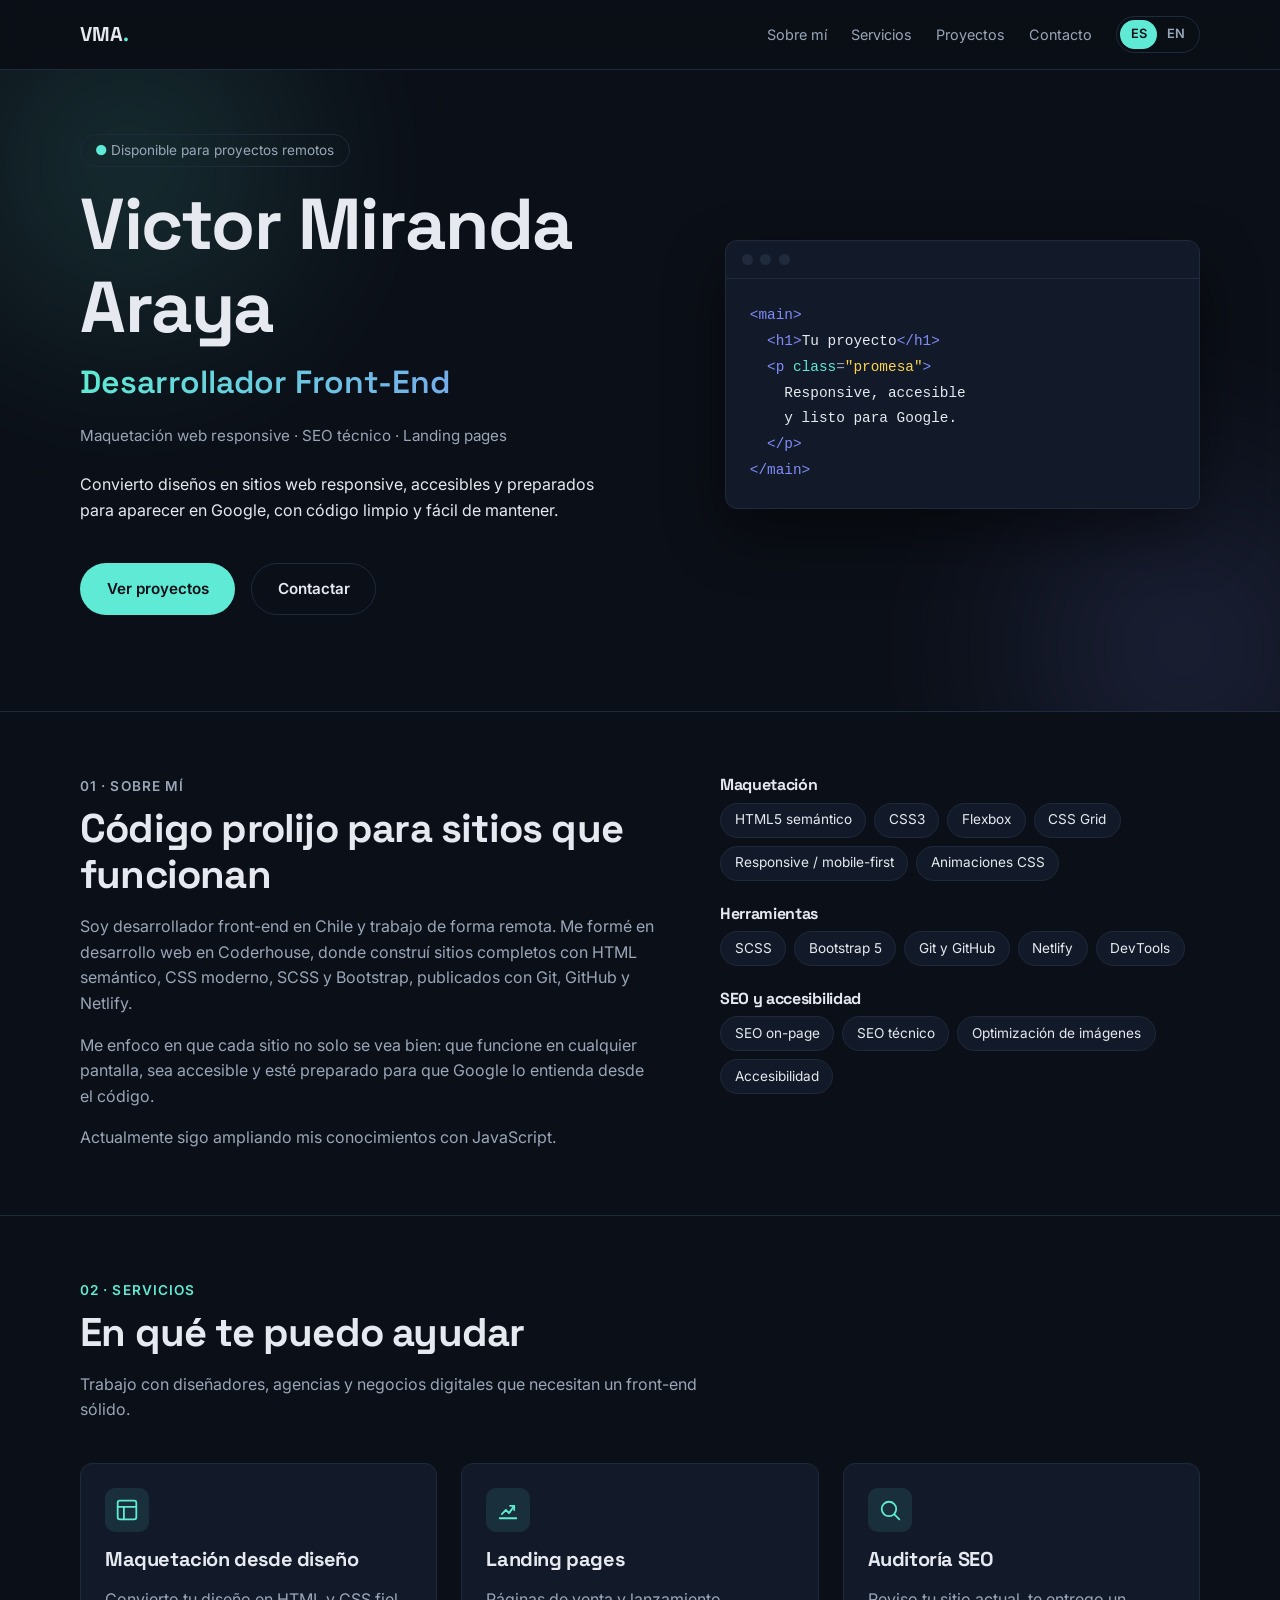
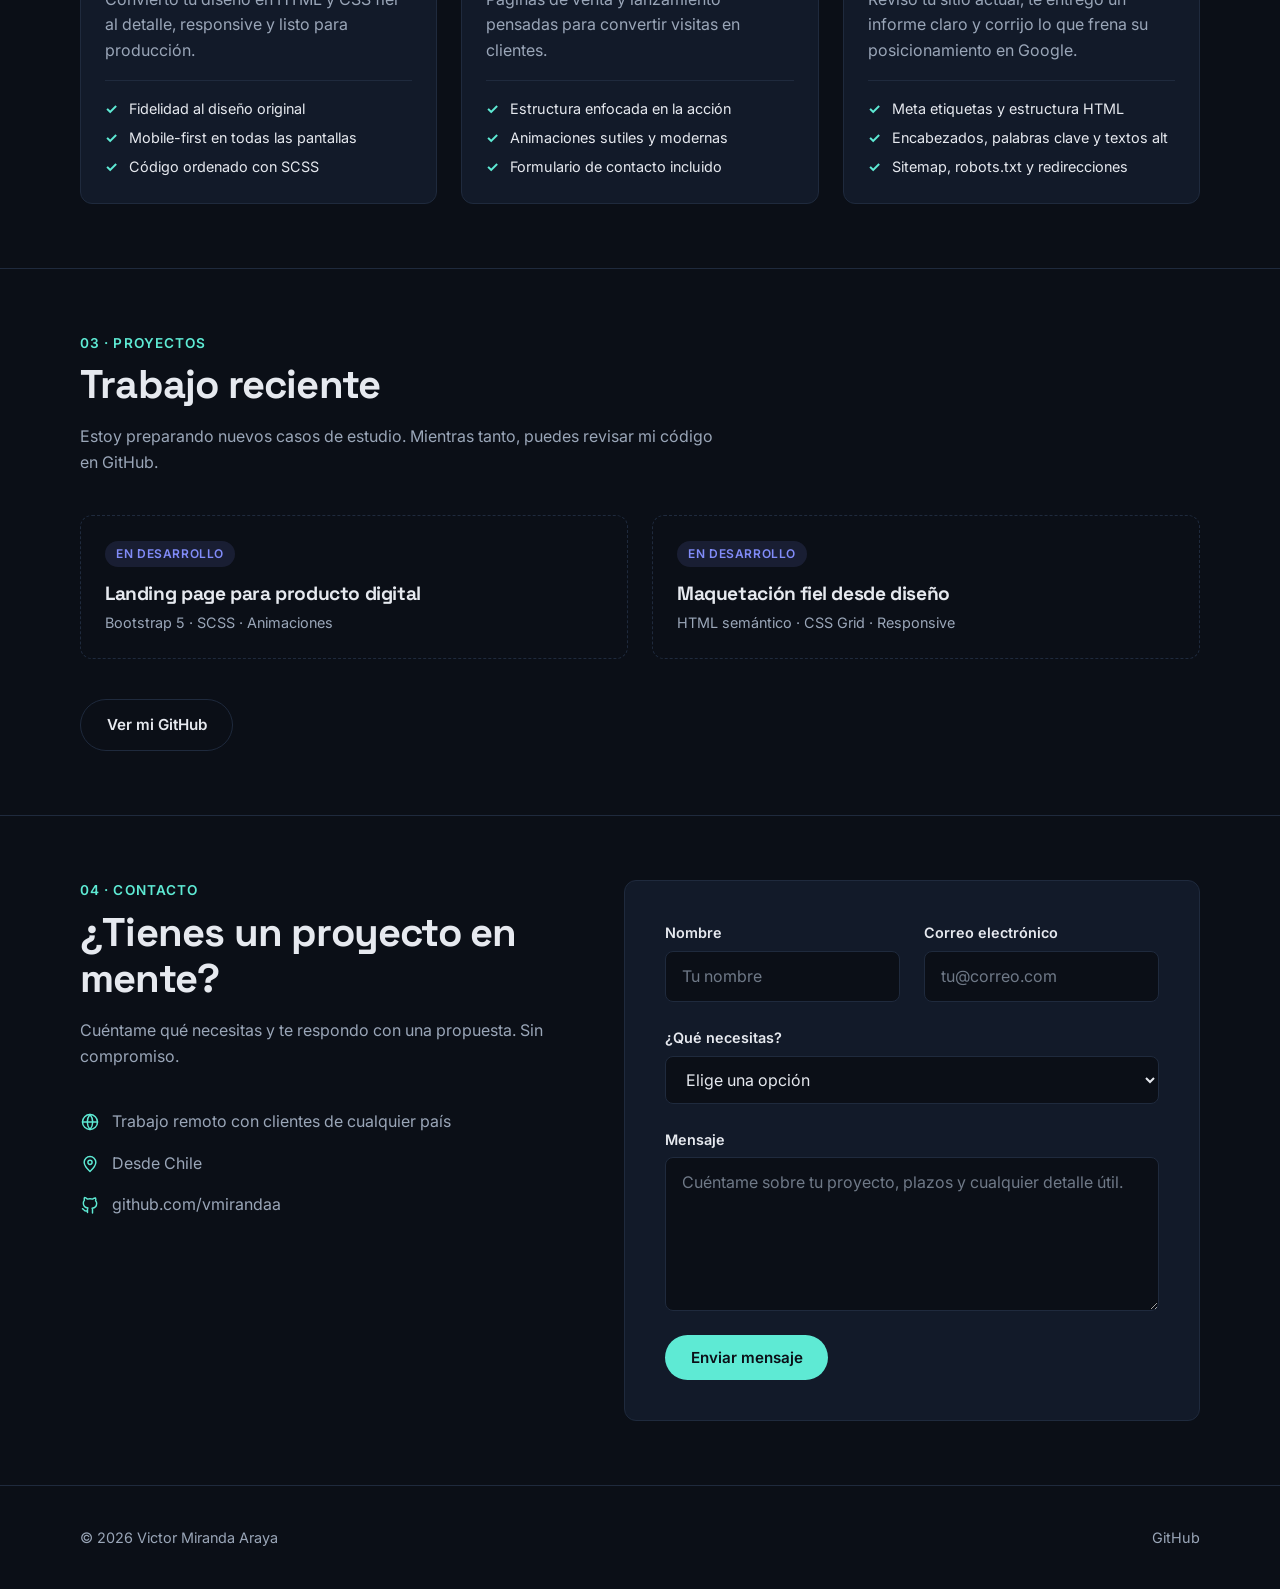
<file: index.html>
<!DOCTYPE html>
<html lang="es">
<head>
  <meta charset="UTF-8" />
  <meta name="viewport" content="width=device-width, initial-scale=1.0" />

  <!-- SEO -->
  <title>Victor Miranda Araya | Desarrollador Front-End</title>
  <meta name="description" content="Victor Miranda Araya, desarrollador front-end. Maquetación web responsive desde diseño, landing pages y SEO técnico para sitios accesibles y bien posicionados." />
  <meta name="author" content="Victor Miranda Araya" />
  <!-- Verificación de propiedad en Google Search Console -->
  <meta name="google-site-verification" content="hRMfkOB0FETr08I6JnB7wmdMzLk_KoRL4sXRIrZf5jw" />
  <link rel="canonical" href="https://vma-dev.netlify.app/" />
  <!-- Versiones por idioma: le dicen a Google que /en/ es la traducción de esta página -->
  <link rel="alternate" hreflang="es" href="https://vma-dev.netlify.app/" />
  <link rel="alternate" hreflang="en" href="https://vma-dev.netlify.app/en/" />
  <link rel="alternate" hreflang="x-default" href="https://vma-dev.netlify.app/" />

  <!-- Vista previa al compartir el enlace (LinkedIn, WhatsApp, etc.) -->
  <meta property="og:type" content="website" />
  <meta property="og:title" content="Victor Miranda Araya | Desarrollador Front-End" />
  <meta property="og:description" content="Maquetación web responsive, landing pages y SEO técnico." />
  <meta property="og:url" content="https://vma-dev.netlify.app/" />
  <meta property="og:locale" content="es_CL" />
  <meta property="og:locale:alternate" content="en_US" />

  <meta name="theme-color" content="#0b0f17" />
  <link rel="icon" href="img/favicon.svg" type="image/svg+xml" />

  <!-- Google Fonts: 2 familias (títulos y cuerpo) -->
  <link rel="preconnect" href="https://fonts.googleapis.com" />
  <link rel="preconnect" href="https://fonts.gstatic.com" crossorigin />
  <link href="https://fonts.googleapis.com/css2?family=Inter:wght@400;600&family=Space+Grotesk:wght@600;700&display=swap" rel="stylesheet" />

  <!-- Librerías primero, mis estilos después (para poder sobrescribirlas) -->
  <link rel="stylesheet" href="https://unpkg.com/aos@2.3.4/dist/aos.css" />
  <link rel="stylesheet" href="css/styles.css" />
</head>
<body>

  <header class="header">
    <div class="header__inner">
      <a href="#inicio" class="header__logo" aria-label="Victor Miranda Araya, ir al inicio">VMA<span>.</span></a>
      <nav aria-label="Navegación principal">
        <ul class="nav__list">
          <li><a href="#sobre-mi" class="nav__link">Sobre mí</a></li>
          <li><a href="#servicios" class="nav__link">Servicios</a></li>
          <li><a href="#proyectos" class="nav__link">Proyectos</a></li>
          <li><a href="#contacto" class="nav__link">Contacto</a></li>
        </ul>
      </nav>
      <!-- Selector de idioma: sin JavaScript, enlaza a la otra versión -->
      <div class="lang-switch">
        <span class="lang-switch__item lang-switch__item--active" aria-current="page">ES</span>
        <a href="en/" class="lang-switch__item" hreflang="en" lang="en" aria-label="English version">EN</a>
      </div>
    </div>
  </header>

  <main>
    <!-- ===== HERO ===== -->
    <section class="hero" id="inicio">
      <div class="hero__inner">
        <div class="hero__content">
          <p class="hero__eyebrow"><span>●</span> Disponible para proyectos remotos</p>
          <h1 class="hero__title">Victor Miranda Araya</h1>
          <p class="hero__role">Desarrollador Front-End</p>
          <p class="hero__specialties">Maquetación web responsive · SEO técnico · Landing pages</p>
          <div>
            <p class="hero__text">Convierto diseños en sitios web responsive, accesibles y preparados para aparecer en Google, con código limpio y fácil de mantener.</p>
            <div class="hero__actions">
              <a href="#proyectos" class="btn btn--primary">Ver proyectos</a>
              <a href="#contacto" class="btn btn--outline">Contactar</a>
            </div>
          </div>
        </div>

        <!-- Decorativa: aria-hidden para que los lectores de pantalla la ignoren -->
        <div class="code-card" aria-hidden="true">
          <div class="code-card__bar"><span></span><span></span><span></span></div>
<pre><code><span class="tag">&lt;main&gt;</span>
  <span class="tag">&lt;h1&gt;</span><span class="txt">Tu proyecto</span><span class="tag">&lt;/h1&gt;</span>
  <span class="tag">&lt;p</span> <span class="attr">class</span>=<span class="str">"promesa"</span><span class="tag">&gt;</span>
    <span class="txt">Responsive, accesible</span>
    <span class="txt">y listo para Google.</span>
  <span class="tag">&lt;/p&gt;</span>
<span class="tag">&lt;/main&gt;</span></code></pre>
        </div>
      </div>
    </section>

    <!-- ===== SOBRE MÍ ===== -->
    <section class="section" id="sobre-mi">
      <div class="section__inner about">
        <div class="about__text">
          <p class="section__label" data-aos="fade-up">01 · Sobre mí</p>
          <h2 class="section__title" data-aos="fade-up">Código prolijo para sitios que funcionan</h2>
          <div data-aos="fade-up" data-aos-delay="100">
            <p>Soy desarrollador front-end en Chile y trabajo de forma remota. Me formé en desarrollo web en Coderhouse, donde construí sitios completos con HTML semántico, CSS moderno, SCSS y Bootstrap, publicados con Git, GitHub y Netlify.</p>
            <p>Me enfoco en que cada sitio no solo se vea bien: que funcione en cualquier pantalla, sea accesible y esté preparado para que Google lo entienda desde el código.</p>
            <p>Actualmente sigo ampliando mis conocimientos con JavaScript.</p>
          </div>
        </div>

        <div class="about__skills" data-aos="fade-up" data-aos-delay="200">
          <div class="skill-group">
            <h3 class="skill-group__title">Maquetación</h3>
            <ul class="skill-group__list">
              <li>HTML5 semántico</li>
              <li>CSS3</li>
              <li>Flexbox</li>
              <li>CSS Grid</li>
              <li>Responsive / mobile-first</li>
              <li>Animaciones CSS</li>
            </ul>
          </div>
          <div class="skill-group">
            <h3 class="skill-group__title">Herramientas</h3>
            <ul class="skill-group__list">
              <li>SCSS</li>
              <li>Bootstrap 5</li>
              <li>Git y GitHub</li>
              <li>Netlify</li>
              <li>DevTools</li>
            </ul>
          </div>
          <div class="skill-group">
            <h3 class="skill-group__title">SEO y accesibilidad</h3>
            <ul class="skill-group__list">
              <li>SEO on-page</li>
              <li>SEO técnico</li>
              <li>Optimización de imágenes</li>
              <li>Accesibilidad</li>
            </ul>
          </div>
        </div>
      </div>
    </section>

    <!-- ===== SERVICIOS ===== -->
    <section class="section" id="servicios">
      <div class="section__inner">
        <p class="section__label" data-aos="fade-up">02 · Servicios</p>
        <h2 class="section__title" data-aos="fade-up">En qué te puedo ayudar</h2>
        <p class="section__lead" data-aos="fade-up" data-aos-delay="100">Trabajo con diseñadores, agencias y negocios digitales que necesitan un front-end sólido.</p>

        <div class="services">
          <article class="service-card" data-aos="fade-up" data-aos-delay="100">
            <svg class="service-card__icon" viewBox="0 0 24 24" aria-hidden="true">
              <rect x="3" y="3" width="18" height="18" rx="2" />
              <path d="M3 9h18M9 21V9" />
            </svg>
            <h3 class="service-card__title">Maquetación desde diseño</h3>
            <p class="service-card__text">Convierto tu diseño en HTML y CSS fiel al detalle, responsive y listo para producción.</p>
            <ul class="service-card__list">
              <li>Fidelidad al diseño original</li>
              <li>Mobile-first en todas las pantallas</li>
              <li>Código ordenado con SCSS</li>
            </ul>
          </article>

          <article class="service-card" data-aos="fade-up" data-aos-delay="200">
            <svg class="service-card__icon" viewBox="0 0 24 24" aria-hidden="true">
              <path d="M4 20h16M6 16l4-4 3 3 5-7" />
              <path d="M14 8h4v4" />
            </svg>
            <h3 class="service-card__title">Landing pages</h3>
            <p class="service-card__text">Páginas de venta y lanzamiento pensadas para convertir visitas en clientes.</p>
            <ul class="service-card__list">
              <li>Estructura enfocada en la acción</li>
              <li>Animaciones sutiles y modernas</li>
              <li>Formulario de contacto incluido</li>
            </ul>
          </article>

          <article class="service-card" data-aos="fade-up" data-aos-delay="300">
            <svg class="service-card__icon" viewBox="0 0 24 24" aria-hidden="true">
              <circle cx="11" cy="11" r="7" />
              <path d="M21 21l-4.5-4.5" />
            </svg>
            <h3 class="service-card__title">Auditoría SEO</h3>
            <p class="service-card__text">Reviso tu sitio actual, te entrego un informe claro y corrijo lo que frena su posicionamiento en Google.</p>
            <ul class="service-card__list">
              <li>Meta etiquetas y estructura HTML</li>
              <li>Encabezados, palabras clave y textos alt</li>
              <li>Sitemap, robots.txt y redirecciones</li>
            </ul>
          </article>
        </div>
      </div>
    </section>

    <!-- ===== PROYECTOS ===== -->
    <section class="section" id="proyectos">
      <div class="section__inner">
        <p class="section__label" data-aos="fade-up">03 · Proyectos</p>
        <h2 class="section__title" data-aos="fade-up">Trabajo reciente</h2>
        <p class="section__lead" data-aos="fade-up" data-aos-delay="100">Estoy preparando nuevos casos de estudio. Mientras tanto, puedes revisar mi código en GitHub.</p>

        <div class="projects">
          <article class="project-card project-card--soon" data-aos="fade-up" data-aos-delay="100">
            <p class="project-card__tag">En desarrollo</p>
            <h3 class="project-card__title">Landing page para producto digital</h3>
            <p class="project-card__text">Bootstrap 5 · SCSS · Animaciones</p>
          </article>
          <article class="project-card project-card--soon" data-aos="fade-up" data-aos-delay="200">
            <p class="project-card__tag">En desarrollo</p>
            <h3 class="project-card__title">Maquetación fiel desde diseño</h3>
            <p class="project-card__text">HTML semántico · CSS Grid · Responsive</p>
          </article>
        </div>

        <a href="https://github.com/vmirandaa" class="btn btn--outline projects__cta" target="_blank" rel="noopener noreferrer" data-aos="fade-up">Ver mi GitHub</a>
      </div>
    </section>

    <!-- ===== CONTACTO ===== -->
    <section class="section" id="contacto">
      <div class="section__inner contact">
        <div class="contact__info">
          <p class="section__label" data-aos="fade-up">04 · Contacto</p>
          <h2 class="section__title" data-aos="fade-up">¿Tienes un proyecto en mente?</h2>
          <p class="section__lead" data-aos="fade-up" data-aos-delay="100">Cuéntame qué necesitas y te respondo con una propuesta. Sin compromiso.</p>

          <ul class="contact__details" data-aos="fade-up" data-aos-delay="200">
            <li>
              <svg viewBox="0 0 24 24" aria-hidden="true"><circle cx="12" cy="12" r="9" /><path d="M3 12h18M12 3a14 14 0 0 1 0 18M12 3a14 14 0 0 0 0 18" /></svg>
              <span>Trabajo remoto con clientes de cualquier país</span>
            </li>
            <li>
              <svg viewBox="0 0 24 24" aria-hidden="true"><path d="M12 21s-7-6.2-7-11a7 7 0 0 1 14 0c0 4.8-7 11-7 11z" /><circle cx="12" cy="10" r="2.5" /></svg>
              <span>Desde Chile</span>
            </li>
            <li>
              <svg viewBox="0 0 24 24" aria-hidden="true"><path d="M9 19c-4 1.5-4-2-6-2.5m12 5v-3.5c0-1 .1-1.4-.5-2 2.8-.3 5.5-1.4 5.5-6a4.6 4.6 0 0 0-1.3-3.2 4.2 4.2 0 0 0-.1-3.2s-1.1-.3-3.5 1.3a12 12 0 0 0-6.2 0C6.5 2.8 5.4 3.1 5.4 3.1a4.2 4.2 0 0 0-.1 3.2A4.6 4.6 0 0 0 4 9.5c0 4.6 2.7 5.7 5.5 6-.6.6-.6 1.2-.5 2V21" /></svg>
              <a href="https://github.com/vmirandaa" target="_blank" rel="noopener noreferrer">github.com/vmirandaa</a>
            </li>
          </ul>
        </div>

        <!-- Formulario con Formspree: funciona sin JavaScript. -->
        <form class="contact-form" action="https://formspree.io/f/mbgoowod" method="post" data-aos="fade-up" data-aos-delay="200">
          <input type="hidden" name="_subject" value="Nuevo mensaje desde el portafolio" />
          <!-- Trampa anti-spam: invisible para personas, los bots la rellenan -->
          <input type="text" name="_gotcha" class="contact-form__trap" tabindex="-1" autocomplete="off" aria-hidden="true" />

          <div class="contact-form__row">
            <div class="contact-form__field">
              <label for="nombre">Nombre</label>
              <input type="text" id="nombre" name="nombre" autocomplete="name" placeholder="Tu nombre" required />
            </div>
            <div class="contact-form__field">
              <label for="email">Correo electrónico</label>
              <input type="email" id="email" name="email" autocomplete="email" placeholder="tu@correo.com" required />
            </div>
          </div>

          <div class="contact-form__field">
            <label for="servicio">¿Qué necesitas?</label>
            <select id="servicio" name="servicio" required>
              <option value="" disabled selected>Elige una opción</option>
              <option>Maquetación desde diseño</option>
              <option>Landing page</option>
              <option>Auditoría SEO</option>
              <option>Otro</option>
            </select>
          </div>

          <div class="contact-form__field">
            <label for="mensaje">Mensaje</label>
            <textarea id="mensaje" name="mensaje" rows="5" placeholder="Cuéntame sobre tu proyecto, plazos y cualquier detalle útil." required></textarea>
          </div>

          <button type="submit" class="btn btn--primary contact-form__submit">Enviar mensaje</button>
        </form>
      </div>
    </section>
  </main>

  <footer class="footer">
    <div class="footer__inner">
      <p>&copy; 2026 Victor Miranda Araya</p>
      <a href="https://github.com/vmirandaa" class="footer__link" target="_blank" rel="noopener noreferrer">GitHub</a>
    </div>
  </footer>

  <script src="https://unpkg.com/aos@2.3.4/dist/aos.js"></script>
  <script>
    AOS.init({ once: true, duration: 600, easing: 'ease-out' });
  </script>
</body>
</html>
</file>
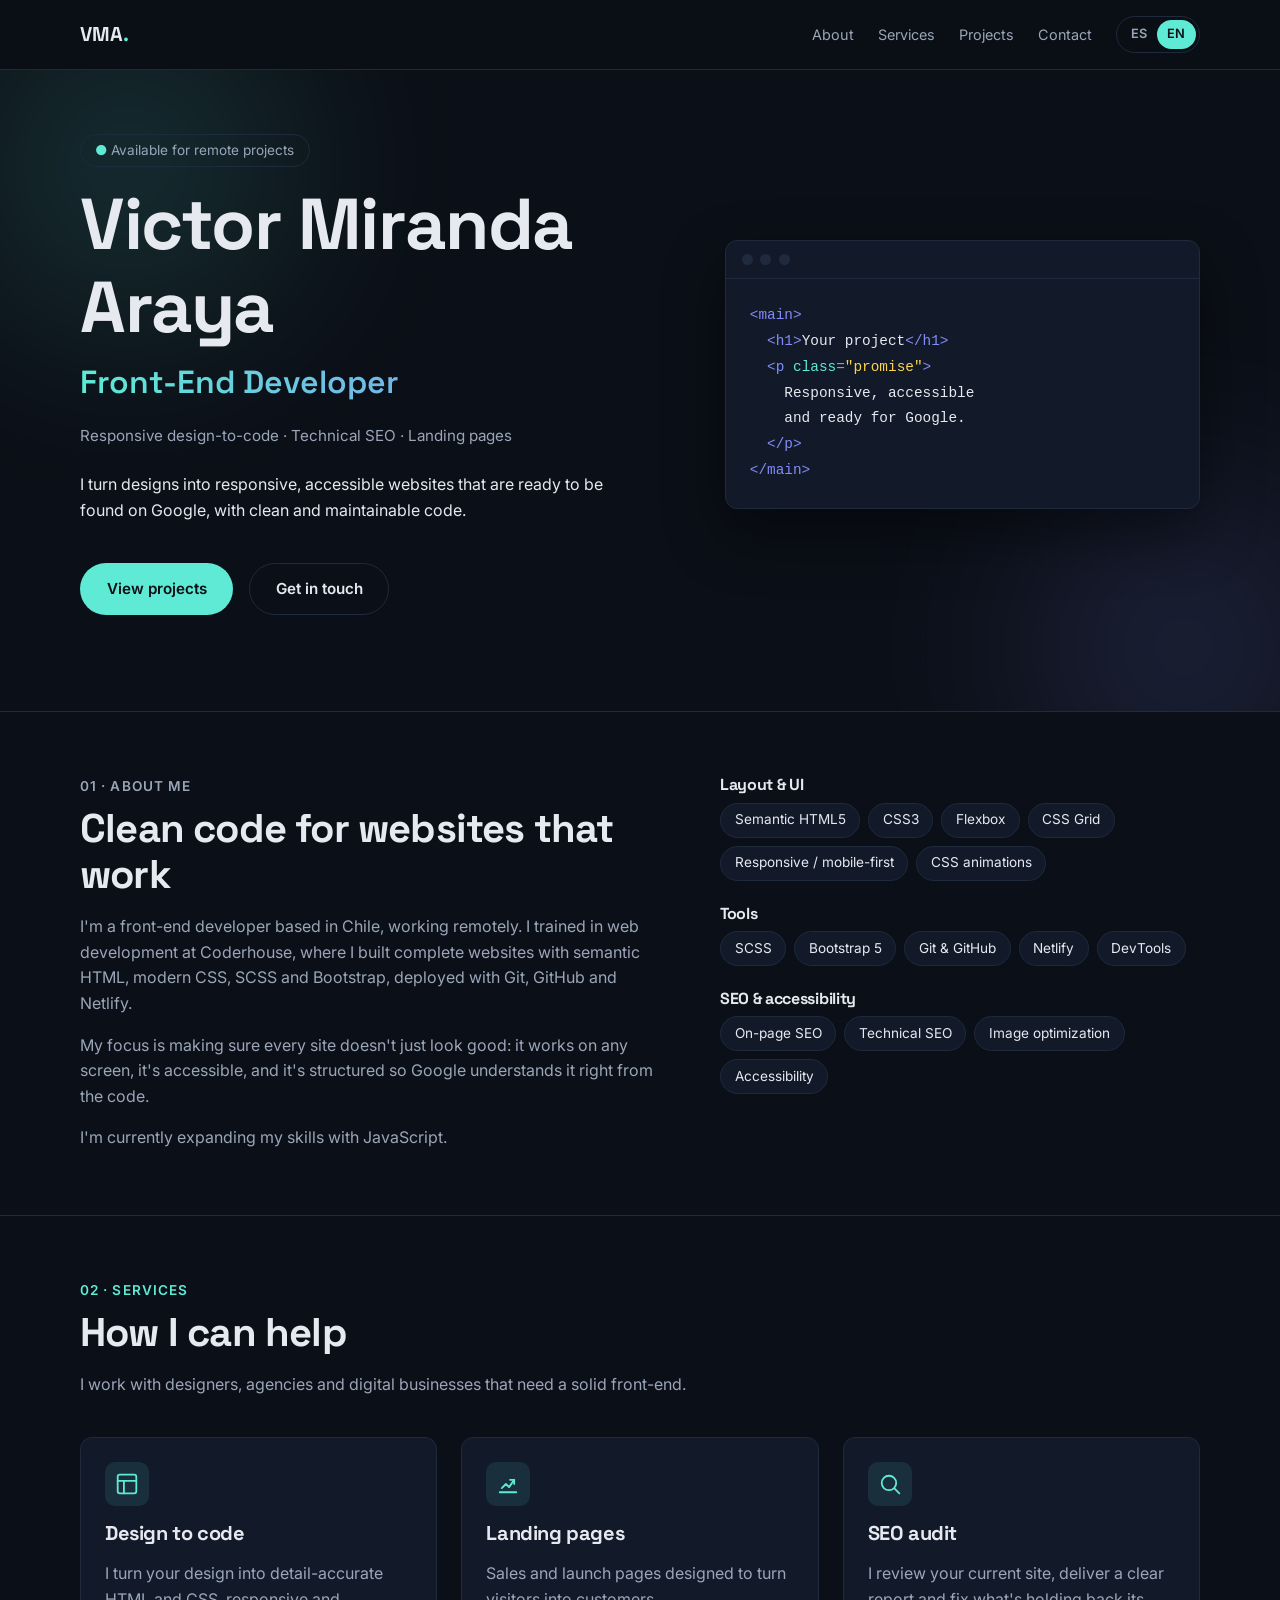
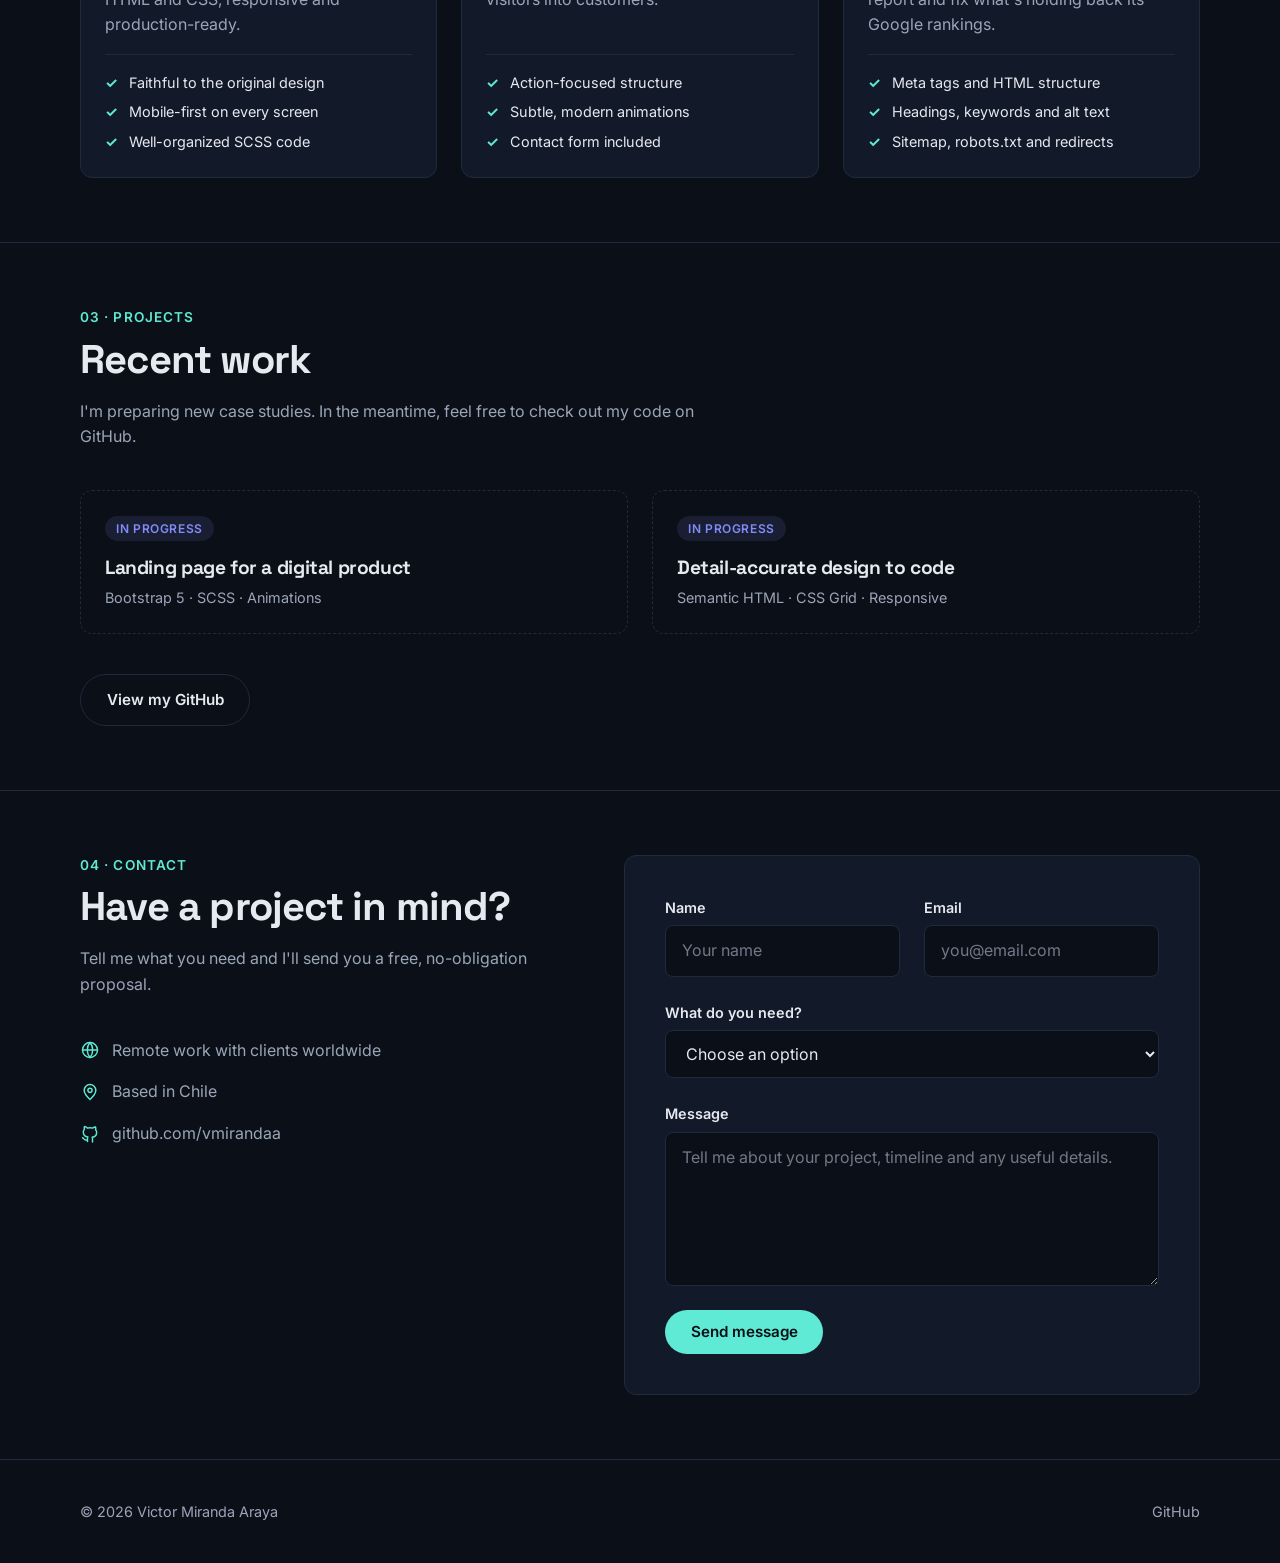
<file: en/index.html>
<!DOCTYPE html>
<html lang="en">
<head>
  <meta charset="UTF-8" />
  <meta name="viewport" content="width=device-width, initial-scale=1.0" />

  <!-- SEO -->
  <title>Victor Miranda Araya | Front-End Developer</title>
  <meta name="description" content="Victor Miranda Araya, front-end developer. Responsive design-to-code, landing pages and technical SEO for accessible websites that are ready to be found on Google." />
  <meta name="author" content="Victor Miranda Araya" />
  <link rel="canonical" href="https://vma-dev.netlify.app/en/" />
  <link rel="alternate" hreflang="es" href="https://vma-dev.netlify.app/" />
  <link rel="alternate" hreflang="en" href="https://vma-dev.netlify.app/en/" />
  <link rel="alternate" hreflang="x-default" href="https://vma-dev.netlify.app/" />

  <!-- Link preview (LinkedIn, WhatsApp, etc.) -->
  <meta property="og:type" content="website" />
  <meta property="og:title" content="Victor Miranda Araya | Front-End Developer" />
  <meta property="og:description" content="Responsive design-to-code, landing pages and technical SEO." />
  <meta property="og:url" content="https://vma-dev.netlify.app/en/" />
  <meta property="og:locale" content="en_US" />
  <meta property="og:locale:alternate" content="es_CL" />

  <meta name="theme-color" content="#0b0f17" />
  <link rel="icon" href="../img/favicon.svg" type="image/svg+xml" />

  <link rel="preconnect" href="https://fonts.googleapis.com" />
  <link rel="preconnect" href="https://fonts.gstatic.com" crossorigin />
  <link href="https://fonts.googleapis.com/css2?family=Inter:wght@400;600&family=Space+Grotesk:wght@600;700&display=swap" rel="stylesheet" />

  <link rel="stylesheet" href="https://unpkg.com/aos@2.3.4/dist/aos.css" />
  <link rel="stylesheet" href="../css/styles.css" />
</head>
<body>

  <header class="header">
    <div class="header__inner">
      <a href="#home" class="header__logo" aria-label="Victor Miranda Araya, back to top">VMA<span>.</span></a>
      <nav aria-label="Main navigation">
        <ul class="nav__list">
          <li><a href="#about" class="nav__link">About</a></li>
          <li><a href="#services" class="nav__link">Services</a></li>
          <li><a href="#projects" class="nav__link">Projects</a></li>
          <li><a href="#contact" class="nav__link">Contact</a></li>
        </ul>
      </nav>
      <div class="lang-switch">
        <a href="../" class="lang-switch__item" hreflang="es" lang="es" aria-label="Versión en español">ES</a>
        <span class="lang-switch__item lang-switch__item--active" aria-current="page">EN</span>
      </div>
    </div>
  </header>

  <main>
    <!-- ===== HERO ===== -->
    <section class="hero" id="home">
      <div class="hero__inner">
        <div class="hero__content">
          <p class="hero__eyebrow"><span>●</span> Available for remote projects</p>
          <h1 class="hero__title">Victor Miranda Araya</h1>
          <p class="hero__role">Front-End Developer</p>
          <p class="hero__specialties">Responsive design-to-code · Technical SEO · Landing pages</p>
          <div>
            <p class="hero__text">I turn designs into responsive, accessible websites that are ready to be found on Google, with clean and maintainable code.</p>
            <div class="hero__actions">
              <a href="#projects" class="btn btn--primary">View projects</a>
              <a href="#contact" class="btn btn--outline">Get in touch</a>
            </div>
          </div>
        </div>

        <div class="code-card" aria-hidden="true">
          <div class="code-card__bar"><span></span><span></span><span></span></div>
<pre><code><span class="tag">&lt;main&gt;</span>
  <span class="tag">&lt;h1&gt;</span><span class="txt">Your project</span><span class="tag">&lt;/h1&gt;</span>
  <span class="tag">&lt;p</span> <span class="attr">class</span>=<span class="str">"promise"</span><span class="tag">&gt;</span>
    <span class="txt">Responsive, accessible</span>
    <span class="txt">and ready for Google.</span>
  <span class="tag">&lt;/p&gt;</span>
<span class="tag">&lt;/main&gt;</span></code></pre>
        </div>
      </div>
    </section>

    <!-- ===== ABOUT ===== -->
    <section class="section" id="about">
      <div class="section__inner about">
        <div class="about__text">
          <p class="section__label" data-aos="fade-up">01 · About me</p>
          <h2 class="section__title" data-aos="fade-up">Clean code for websites that work</h2>
          <div data-aos="fade-up" data-aos-delay="100">
            <p>I'm a front-end developer based in Chile, working remotely. I trained in web development at Coderhouse, where I built complete websites with semantic HTML, modern CSS, SCSS and Bootstrap, deployed with Git, GitHub and Netlify.</p>
            <p>My focus is making sure every site doesn't just look good: it works on any screen, it's accessible, and it's structured so Google understands it right from the code.</p>
            <p>I'm currently expanding my skills with JavaScript.</p>
          </div>
        </div>

        <div class="about__skills" data-aos="fade-up" data-aos-delay="200">
          <div class="skill-group">
            <h3 class="skill-group__title">Layout &amp; UI</h3>
            <ul class="skill-group__list">
              <li>Semantic HTML5</li>
              <li>CSS3</li>
              <li>Flexbox</li>
              <li>CSS Grid</li>
              <li>Responsive / mobile-first</li>
              <li>CSS animations</li>
            </ul>
          </div>
          <div class="skill-group">
            <h3 class="skill-group__title">Tools</h3>
            <ul class="skill-group__list">
              <li>SCSS</li>
              <li>Bootstrap 5</li>
              <li>Git &amp; GitHub</li>
              <li>Netlify</li>
              <li>DevTools</li>
            </ul>
          </div>
          <div class="skill-group">
            <h3 class="skill-group__title">SEO &amp; accessibility</h3>
            <ul class="skill-group__list">
              <li>On-page SEO</li>
              <li>Technical SEO</li>
              <li>Image optimization</li>
              <li>Accessibility</li>
            </ul>
          </div>
        </div>
      </div>
    </section>

    <!-- ===== SERVICES ===== -->
    <section class="section" id="services">
      <div class="section__inner">
        <p class="section__label" data-aos="fade-up">02 · Services</p>
        <h2 class="section__title" data-aos="fade-up">How I can help</h2>
        <p class="section__lead" data-aos="fade-up" data-aos-delay="100">I work with designers, agencies and digital businesses that need a solid front-end.</p>

        <div class="services">
          <article class="service-card" data-aos="fade-up" data-aos-delay="100">
            <svg class="service-card__icon" viewBox="0 0 24 24" aria-hidden="true">
              <rect x="3" y="3" width="18" height="18" rx="2" />
              <path d="M3 9h18M9 21V9" />
            </svg>
            <h3 class="service-card__title">Design to code</h3>
            <p class="service-card__text">I turn your design into detail-accurate HTML and CSS, responsive and production-ready.</p>
            <ul class="service-card__list">
              <li>Faithful to the original design</li>
              <li>Mobile-first on every screen</li>
              <li>Well-organized SCSS code</li>
            </ul>
          </article>

          <article class="service-card" data-aos="fade-up" data-aos-delay="200">
            <svg class="service-card__icon" viewBox="0 0 24 24" aria-hidden="true">
              <path d="M4 20h16M6 16l4-4 3 3 5-7" />
              <path d="M14 8h4v4" />
            </svg>
            <h3 class="service-card__title">Landing pages</h3>
            <p class="service-card__text">Sales and launch pages designed to turn visitors into customers.</p>
            <ul class="service-card__list">
              <li>Action-focused structure</li>
              <li>Subtle, modern animations</li>
              <li>Contact form included</li>
            </ul>
          </article>

          <article class="service-card" data-aos="fade-up" data-aos-delay="300">
            <svg class="service-card__icon" viewBox="0 0 24 24" aria-hidden="true">
              <circle cx="11" cy="11" r="7" />
              <path d="M21 21l-4.5-4.5" />
            </svg>
            <h3 class="service-card__title">SEO audit</h3>
            <p class="service-card__text">I review your current site, deliver a clear report and fix what's holding back its Google rankings.</p>
            <ul class="service-card__list">
              <li>Meta tags and HTML structure</li>
              <li>Headings, keywords and alt text</li>
              <li>Sitemap, robots.txt and redirects</li>
            </ul>
          </article>
        </div>
      </div>
    </section>

    <!-- ===== PROJECTS ===== -->
    <section class="section" id="projects">
      <div class="section__inner">
        <p class="section__label" data-aos="fade-up">03 · Projects</p>
        <h2 class="section__title" data-aos="fade-up">Recent work</h2>
        <p class="section__lead" data-aos="fade-up" data-aos-delay="100">I'm preparing new case studies. In the meantime, feel free to check out my code on GitHub.</p>

        <div class="projects">
          <article class="project-card project-card--soon" data-aos="fade-up" data-aos-delay="100">
            <p class="project-card__tag">In progress</p>
            <h3 class="project-card__title">Landing page for a digital product</h3>
            <p class="project-card__text">Bootstrap 5 · SCSS · Animations</p>
          </article>
          <article class="project-card project-card--soon" data-aos="fade-up" data-aos-delay="200">
            <p class="project-card__tag">In progress</p>
            <h3 class="project-card__title">Detail-accurate design to code</h3>
            <p class="project-card__text">Semantic HTML · CSS Grid · Responsive</p>
          </article>
        </div>

        <a href="https://github.com/vmirandaa" class="btn btn--outline projects__cta" target="_blank" rel="noopener noreferrer" data-aos="fade-up">View my GitHub</a>
      </div>
    </section>

    <!-- ===== CONTACT ===== -->
    <section class="section" id="contact">
      <div class="section__inner contact">
        <div class="contact__info">
          <p class="section__label" data-aos="fade-up">04 · Contact</p>
          <h2 class="section__title" data-aos="fade-up">Have a project in mind?</h2>
          <p class="section__lead" data-aos="fade-up" data-aos-delay="100">Tell me what you need and I'll send you a free, no-obligation proposal.</p>

          <ul class="contact__details" data-aos="fade-up" data-aos-delay="200">
            <li>
              <svg viewBox="0 0 24 24" aria-hidden="true"><circle cx="12" cy="12" r="9" /><path d="M3 12h18M12 3a14 14 0 0 1 0 18M12 3a14 14 0 0 0 0 18" /></svg>
              <span>Remote work with clients worldwide</span>
            </li>
            <li>
              <svg viewBox="0 0 24 24" aria-hidden="true"><path d="M12 21s-7-6.2-7-11a7 7 0 0 1 14 0c0 4.8-7 11-7 11z" /><circle cx="12" cy="10" r="2.5" /></svg>
              <span>Based in Chile</span>
            </li>
            <li>
              <svg viewBox="0 0 24 24" aria-hidden="true"><path d="M9 19c-4 1.5-4-2-6-2.5m12 5v-3.5c0-1 .1-1.4-.5-2 2.8-.3 5.5-1.4 5.5-6a4.6 4.6 0 0 0-1.3-3.2 4.2 4.2 0 0 0-.1-3.2s-1.1-.3-3.5 1.3a12 12 0 0 0-6.2 0C6.5 2.8 5.4 3.1 5.4 3.1a4.2 4.2 0 0 0-.1 3.2A4.6 4.6 0 0 0 4 9.5c0 4.6 2.7 5.7 5.5 6-.6.6-.6 1.2-.5 2V21" /></svg>
              <a href="https://github.com/vmirandaa" target="_blank" rel="noopener noreferrer">github.com/vmirandaa</a>
            </li>
          </ul>
        </div>

        <!-- Mismo formulario de Formspree; el asunto indica que viene de la versión en inglés -->
        <form class="contact-form" action="https://formspree.io/f/mbgoowod" method="post" data-aos="fade-up" data-aos-delay="200">
          <input type="hidden" name="_subject" value="New message from portfolio (EN)" />
          <input type="text" name="_gotcha" class="contact-form__trap" tabindex="-1" autocomplete="off" aria-hidden="true" />

          <div class="contact-form__row">
            <div class="contact-form__field">
              <label for="name">Name</label>
              <input type="text" id="name" name="name" autocomplete="name" placeholder="Your name" required />
            </div>
            <div class="contact-form__field">
              <label for="email">Email</label>
              <input type="email" id="email" name="email" autocomplete="email" placeholder="you@email.com" required />
            </div>
          </div>

          <div class="contact-form__field">
            <label for="service">What do you need?</label>
            <select id="service" name="service" required>
              <option value="" disabled selected>Choose an option</option>
              <option>Design to code</option>
              <option>Landing page</option>
              <option>SEO audit</option>
              <option>Other</option>
            </select>
          </div>

          <div class="contact-form__field">
            <label for="message">Message</label>
            <textarea id="message" name="message" rows="5" placeholder="Tell me about your project, timeline and any useful details." required></textarea>
          </div>

          <button type="submit" class="btn btn--primary contact-form__submit">Send message</button>
        </form>
      </div>
    </section>
  </main>

  <footer class="footer">
    <div class="footer__inner">
      <p>&copy; 2026 Victor Miranda Araya</p>
      <a href="https://github.com/vmirandaa" class="footer__link" target="_blank" rel="noopener noreferrer">GitHub</a>
    </div>
  </footer>

  <script src="https://unpkg.com/aos@2.3.4/dist/aos.js"></script>
  <script>
    AOS.init({ once: true, duration: 600, easing: 'ease-out' });
  </script>
</body>
</html>
</file>
<file: css/styles.css>
@charset "UTF-8";
*,
*::before,
*::after {
  margin: 0;
  padding: 0;
  box-sizing: border-box;
}

html {
  scroll-behavior: smooth;
  scroll-padding-top: 5rem;
}

body {
  font-family: "Inter", system-ui, sans-serif;
  font-size: 1rem;
  line-height: 1.6;
  color: #e6e9ef;
  background-color: #0b0f17;
  -webkit-font-smoothing: antialiased;
}

h1,
h2,
h3 {
  font-family: "Space Grotesk", system-ui, sans-serif;
  line-height: 1.15;
  letter-spacing: -0.02em;
}

img,
svg {
  display: block;
  max-width: 100%;
}

a {
  color: inherit;
  text-decoration: none;
}

:focus-visible {
  outline: 2px solid #5eead4;
  outline-offset: 3px;
  border-radius: 4px;
}

.container {
  width: min(100% - 2rem, 1120px);
  margin-inline: auto;
}

.visually-hidden {
  position: absolute;
  width: 1px;
  height: 1px;
  overflow: hidden;
  clip: rect(0 0 0 0);
  white-space: nowrap;
}

.btn {
  display: inline-block;
  padding: 0.8rem 1.6rem;
  border-radius: 999px;
  font-weight: 600;
  font-size: 0.95rem;
  border: 1px solid transparent;
  transition: transform 250ms ease-out, background-color 250ms ease-out, border-color 250ms ease-out, box-shadow 250ms ease-out;
}
.btn:hover, .btn:focus-visible {
  transform: translateY(-2px);
}
.btn:active {
  transform: translateY(0);
}
.btn--primary {
  background-color: #5eead4;
  color: #0b0f17;
}
.btn--primary:hover, .btn--primary:focus-visible {
  box-shadow: 0 8px 24px rgba(94, 234, 212, 0.25);
}
.btn--outline {
  border-color: #1f2a3d;
  color: #e6e9ef;
}
.btn--outline:hover, .btn--outline:focus-visible {
  border-color: #5eead4;
}

@media (prefers-reduced-motion: reduce) {
  *,
  *::before,
  *::after {
    animation-duration: 0.01ms !important;
    animation-iteration-count: 1 !important;
    transition-duration: 0.01ms !important;
    scroll-behavior: auto !important;
  }
}
.header {
  position: sticky;
  top: 0;
  z-index: 10;
  background-color: rgba(11, 15, 23, 0.8);
  backdrop-filter: blur(10px);
  border-bottom: 1px solid #1f2a3d;
}
.header__inner {
  width: min(100% - 2rem, 1120px);
  margin-inline: auto;
  display: flex;
  flex-wrap: wrap;
  justify-content: space-between;
  align-items: center;
  gap: 0.5rem 1.5rem;
  padding-block: 1rem;
}
.header__logo {
  font-family: "Space Grotesk", system-ui, sans-serif;
  font-weight: 700;
  font-size: 1.25rem;
}
.header__logo span {
  color: #5eead4;
}

.header__inner > nav {
  order: 3;
  flex-basis: 100%;
}
@media (min-width: 768px) {
  .header__inner > nav {
    order: 2;
    flex-basis: auto;
    margin-left: auto;
  }
}

.lang-switch {
  order: 2;
  display: flex;
  padding: 0.2rem;
  border: 1px solid #1f2a3d;
  border-radius: 999px;
  font-size: 0.8rem;
  font-weight: 600;
}
@media (min-width: 768px) {
  .lang-switch {
    order: 3;
  }
}
.lang-switch__item {
  padding: 0.25rem 0.65rem;
  border-radius: 999px;
  color: #9aa6b8;
  transition: color 250ms ease-out, background-color 250ms ease-out;
}
.lang-switch__item:hover, .lang-switch__item:focus-visible {
  color: #e6e9ef;
}
.lang-switch__item--active {
  background-color: #5eead4;
  color: #0b0f17;
}
.lang-switch__item--active:hover {
  color: #0b0f17;
}

.nav__list {
  display: flex;
  flex-wrap: wrap;
  gap: 0.5rem 1.5rem;
  list-style: none;
}
.nav__link {
  font-size: 0.9rem;
  color: #9aa6b8;
  transition: color 250ms ease-out;
}
.nav__link:hover, .nav__link:focus-visible {
  color: #e6e9ef;
}

.hero {
  position: relative;
  overflow: hidden;
  padding-block: 4rem 6rem;
}
.hero::before, .hero::after {
  content: "";
  position: absolute;
  z-index: -1;
  width: 32rem;
  height: 32rem;
  border-radius: 50%;
  filter: blur(80px);
  opacity: 0.18;
  animation: float 14s ease-in-out infinite;
}
.hero::before {
  top: -10rem;
  left: -8rem;
  background: radial-gradient(circle, #5eead4, transparent 70%);
}
.hero::after {
  bottom: -12rem;
  right: -10rem;
  background: radial-gradient(circle, #818cf8, transparent 70%);
  animation-delay: -7s;
}
.hero__inner {
  width: min(100% - 2rem, 1120px);
  margin-inline: auto;
  display: grid;
  gap: 2.5rem;
  align-items: center;
}
@media (min-width: 1024px) {
  .hero__inner {
    grid-template-columns: 1.1fr 0.9fr;
    gap: 4rem;
  }
}
.hero__content > * {
  opacity: 0;
  animation: fade-in-up 600ms ease-out forwards;
}
.hero__content > *:nth-child(1) {
  animation-delay: 100ms;
}
.hero__content > *:nth-child(2) {
  animation-delay: 200ms;
}
.hero__content > *:nth-child(3) {
  animation-delay: 300ms;
}
.hero__content > *:nth-child(4) {
  animation-delay: 400ms;
}
.hero__content > *:nth-child(5) {
  animation-delay: 500ms;
}
.hero__eyebrow {
  display: inline-block;
  margin-bottom: 1rem;
  padding: 0.3rem 0.9rem;
  border: 1px solid #1f2a3d;
  border-radius: 999px;
  font-size: 0.85rem;
  color: #9aa6b8;
}
.hero__eyebrow span {
  color: #5eead4;
}
.hero__title {
  font-size: clamp(2.75rem, 8vw, 4.5rem);
  margin-bottom: 0.5rem;
}
.hero__role {
  font-family: "Space Grotesk", system-ui, sans-serif;
  font-size: clamp(1.4rem, 4vw, 2rem);
  font-weight: 600;
  margin-bottom: 1rem;
  background: linear-gradient(90deg, #5eead4, #818cf8);
  -webkit-background-clip: text;
  background-clip: text;
  color: transparent;
}
.hero__specialties {
  font-size: 0.95rem;
  color: #9aa6b8;
  margin-bottom: 1.5rem;
}
.hero__text {
  max-width: 34rem;
  margin-bottom: 2.5rem;
}
.hero__actions {
  display: flex;
  flex-wrap: wrap;
  gap: 1rem;
}

.code-card {
  background-color: #121a29;
  border: 1px solid #1f2a3d;
  border-radius: 12px;
  box-shadow: 0 24px 60px rgba(0, 0, 0, 0.45);
  overflow: hidden;
  opacity: 0;
  animation: fade-in-up 700ms ease-out 500ms forwards;
  transition: transform 400ms ease-out;
}
@media (min-width: 1024px) {
  .code-card {
    transform: perspective(1000px) rotateY(-8deg);
  }
  .code-card:hover {
    transform: perspective(1000px) rotateY(0deg);
  }
}
.code-card__bar {
  display: flex;
  gap: 0.45rem;
  padding: 0.8rem 1rem;
  border-bottom: 1px solid #1f2a3d;
}
.code-card__bar span {
  width: 0.7rem;
  height: 0.7rem;
  border-radius: 50%;
  background-color: #1f2a3d;
}
.code-card pre {
  padding: 1.5rem;
  overflow-x: auto;
  font-family: "Consolas", "Courier New", monospace;
  font-size: 0.9rem;
  line-height: 1.8;
  color: #9aa6b8;
}
.code-card .tag {
  color: #818cf8;
}
.code-card .attr {
  color: #5eead4;
}
.code-card .str {
  color: #fcd34d;
}
.code-card .txt {
  color: #e6e9ef;
}

@keyframes fade-in-up {
  from {
    opacity: 0;
    transform: translateY(20px);
  }
  to {
    opacity: 1;
    transform: translateY(0);
  }
}
@keyframes float {
  0%, 100% {
    transform: translate(0, 0);
  }
  50% {
    transform: translate(3rem, 2rem);
  }
}
.section {
  padding-block: 4rem;
  border-top: 1px solid #1f2a3d;
}
.section__inner {
  width: min(100% - 2rem, 1120px);
  margin-inline: auto;
}
.section__label {
  font-size: 0.85rem;
  font-weight: 600;
  letter-spacing: 0.08em;
  text-transform: uppercase;
  color: #5eead4;
  margin-bottom: 0.5rem;
}
.section__title {
  font-size: clamp(1.75rem, 5vw, 2.5rem);
  margin-bottom: 1rem;
}
.section__lead {
  color: #9aa6b8;
  max-width: 40rem;
}

.about {
  display: grid;
  gap: 2.5rem;
}
@media (min-width: 1024px) {
  .about {
    grid-template-columns: 1.2fr 1fr;
    gap: 4rem;
    align-items: start;
  }
}
.about__text p {
  color: #9aa6b8;
  max-width: 38rem;
}
.about__text p + p {
  margin-top: 1rem;
}
.about__skills {
  display: grid;
  gap: 1.5rem;
}

.skill-group__title {
  font-size: 1rem;
  margin-bottom: 0.5rem;
}
.skill-group__list {
  display: flex;
  flex-wrap: wrap;
  gap: 0.5rem;
  list-style: none;
}
.skill-group__list li {
  padding: 0.35rem 0.85rem;
  font-size: 0.85rem;
  background-color: #121a29;
  border: 1px solid #1f2a3d;
  border-radius: 999px;
  transition: border-color 250ms ease-out, color 250ms ease-out;
}
.skill-group__list li:hover {
  border-color: #5eead4;
  color: #5eead4;
}

.services {
  display: grid;
  grid-template-columns: repeat(auto-fit, minmax(min(100%, 300px), 1fr));
  gap: 1.5rem;
  margin-top: 2.5rem;
}

.service-card {
  display: flex;
  flex-direction: column;
  gap: 1rem;
  padding: 1.5rem;
  background-color: #121a29;
  border: 1px solid #1f2a3d;
  border-radius: 12px;
  transition: transform 250ms ease-out, border-color 250ms ease-out, box-shadow 250ms ease-out;
}
.service-card:hover {
  transform: translateY(-6px);
  border-color: rgba(94, 234, 212, 0.5);
  box-shadow: 0 16px 40px rgba(0, 0, 0, 0.35);
}
.service-card__icon {
  width: 2.75rem;
  height: 2.75rem;
  padding: 0.6rem;
  border-radius: 10px;
  background-color: rgba(94, 234, 212, 0.1);
  fill: none;
  stroke: #5eead4;
  stroke-width: 1.75;
  stroke-linecap: round;
  stroke-linejoin: round;
}
.service-card__title {
  font-size: 1.25rem;
}
.service-card__text {
  color: #9aa6b8;
}
.service-card__list {
  list-style: none;
  margin-top: auto;
  padding-top: 1rem;
  border-top: 1px solid #1f2a3d;
  font-size: 0.9rem;
}
.service-card__list li {
  position: relative;
  padding-left: 1.5rem;
}
.service-card__list li + li {
  margin-top: 0.4rem;
}
.service-card__list li::before {
  content: "✓";
  position: absolute;
  left: 0;
  color: #5eead4;
  font-weight: 700;
}

.projects {
  display: grid;
  grid-template-columns: repeat(auto-fit, minmax(min(100%, 320px), 1fr));
  gap: 1.5rem;
  margin-top: 2.5rem;
}
.projects__cta {
  margin-top: 2.5rem;
}

.project-card {
  padding: 1.5rem;
  background-color: #121a29;
  border: 1px solid #1f2a3d;
  border-radius: 12px;
}
.project-card--soon {
  background-color: transparent;
  border-style: dashed;
}
.project-card__tag {
  display: inline-block;
  margin-bottom: 1rem;
  padding: 0.2rem 0.7rem;
  font-size: 0.75rem;
  font-weight: 600;
  letter-spacing: 0.05em;
  text-transform: uppercase;
  color: #818cf8;
  background-color: rgba(129, 140, 248, 0.12);
  border-radius: 999px;
}
.project-card__title {
  font-size: 1.2rem;
  margin-bottom: 0.4rem;
}
.project-card__text {
  font-size: 0.9rem;
  color: #9aa6b8;
}

.contact {
  display: grid;
  gap: 2.5rem;
}
@media (min-width: 1024px) {
  .contact {
    grid-template-columns: 1fr 1.2fr;
    gap: 4rem;
    align-items: start;
  }
}
.contact__details {
  list-style: none;
  margin-top: 2.5rem;
  display: grid;
  gap: 1rem;
}
.contact__details li {
  display: flex;
  align-items: center;
  gap: 0.75rem;
  color: #9aa6b8;
}
.contact__details svg {
  flex-shrink: 0;
  width: 1.25rem;
  height: 1.25rem;
  fill: none;
  stroke: #5eead4;
  stroke-width: 1.75;
  stroke-linecap: round;
  stroke-linejoin: round;
}
.contact__details a {
  transition: color 250ms ease-out;
}
.contact__details a:hover, .contact__details a:focus-visible {
  color: #5eead4;
}

.contact-form {
  display: grid;
  gap: 1.5rem;
  padding: 1.5rem;
  background-color: #121a29;
  border: 1px solid #1f2a3d;
  border-radius: 12px;
}
@media (min-width: 768px) {
  .contact-form {
    padding: 2.5rem;
  }
}
.contact-form__row {
  display: grid;
  gap: 1.5rem;
}
@media (min-width: 768px) {
  .contact-form__row {
    grid-template-columns: 1fr 1fr;
  }
}
.contact-form__field {
  display: grid;
  gap: 0.4rem;
}
.contact-form__field label {
  font-size: 0.9rem;
  font-weight: 600;
}
.contact-form__field input,
.contact-form__field select,
.contact-form__field textarea {
  width: 100%;
  padding: 0.75rem 1rem;
  font: inherit;
  color: #e6e9ef;
  background-color: #0b0f17;
  border: 1px solid #1f2a3d;
  border-radius: 8px;
  transition: border-color 250ms ease-out, box-shadow 250ms ease-out;
}
.contact-form__field input::placeholder,
.contact-form__field select::placeholder,
.contact-form__field textarea::placeholder {
  color: rgba(154, 166, 184, 0.7);
}
.contact-form__field input:focus,
.contact-form__field select:focus,
.contact-form__field textarea:focus {
  outline: none;
  border-color: #5eead4;
  box-shadow: 0 0 0 3px rgba(94, 234, 212, 0.2);
}
.contact-form__field input:user-invalid,
.contact-form__field select:user-invalid,
.contact-form__field textarea:user-invalid {
  border-color: #f87171;
}
.contact-form__field select {
  cursor: pointer;
}
.contact-form__field textarea {
  resize: vertical;
  min-height: 8rem;
}
.contact-form__submit {
  justify-self: start;
  border: none;
  cursor: pointer;
  font-family: inherit;
}
.contact-form__trap {
  position: absolute;
  left: -9999px;
}

.footer {
  border-top: 1px solid #1f2a3d;
  padding-block: 2.5rem;
}
.footer__inner {
  width: min(100% - 2rem, 1120px);
  margin-inline: auto;
  display: flex;
  flex-direction: column;
  align-items: center;
  gap: 1rem;
  text-align: center;
  font-size: 0.9rem;
  color: #9aa6b8;
}
@media (min-width: 768px) {
  .footer__inner {
    flex-direction: row;
    justify-content: space-between;
  }
}
.footer__link {
  transition: color 250ms ease-out;
}
.footer__link:hover, .footer__link:focus-visible {
  color: #5eead4;
}
</file>
